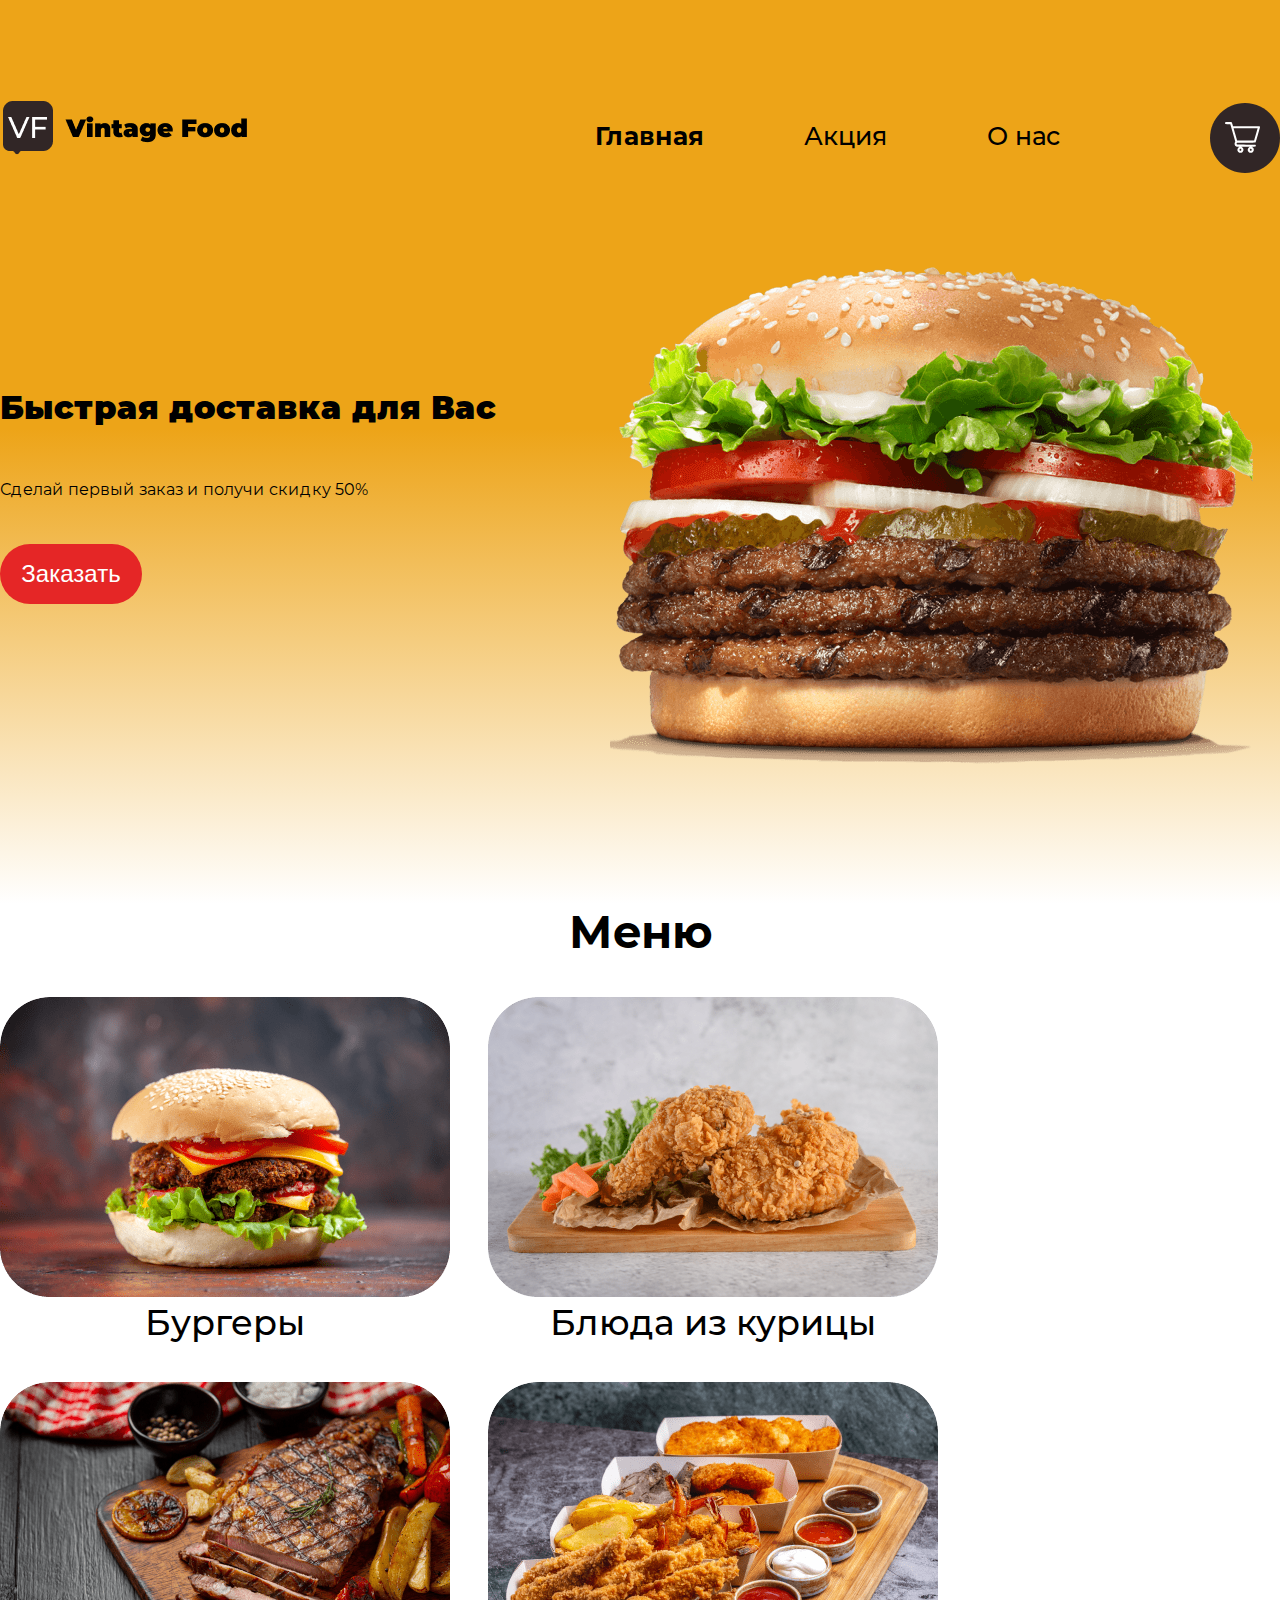
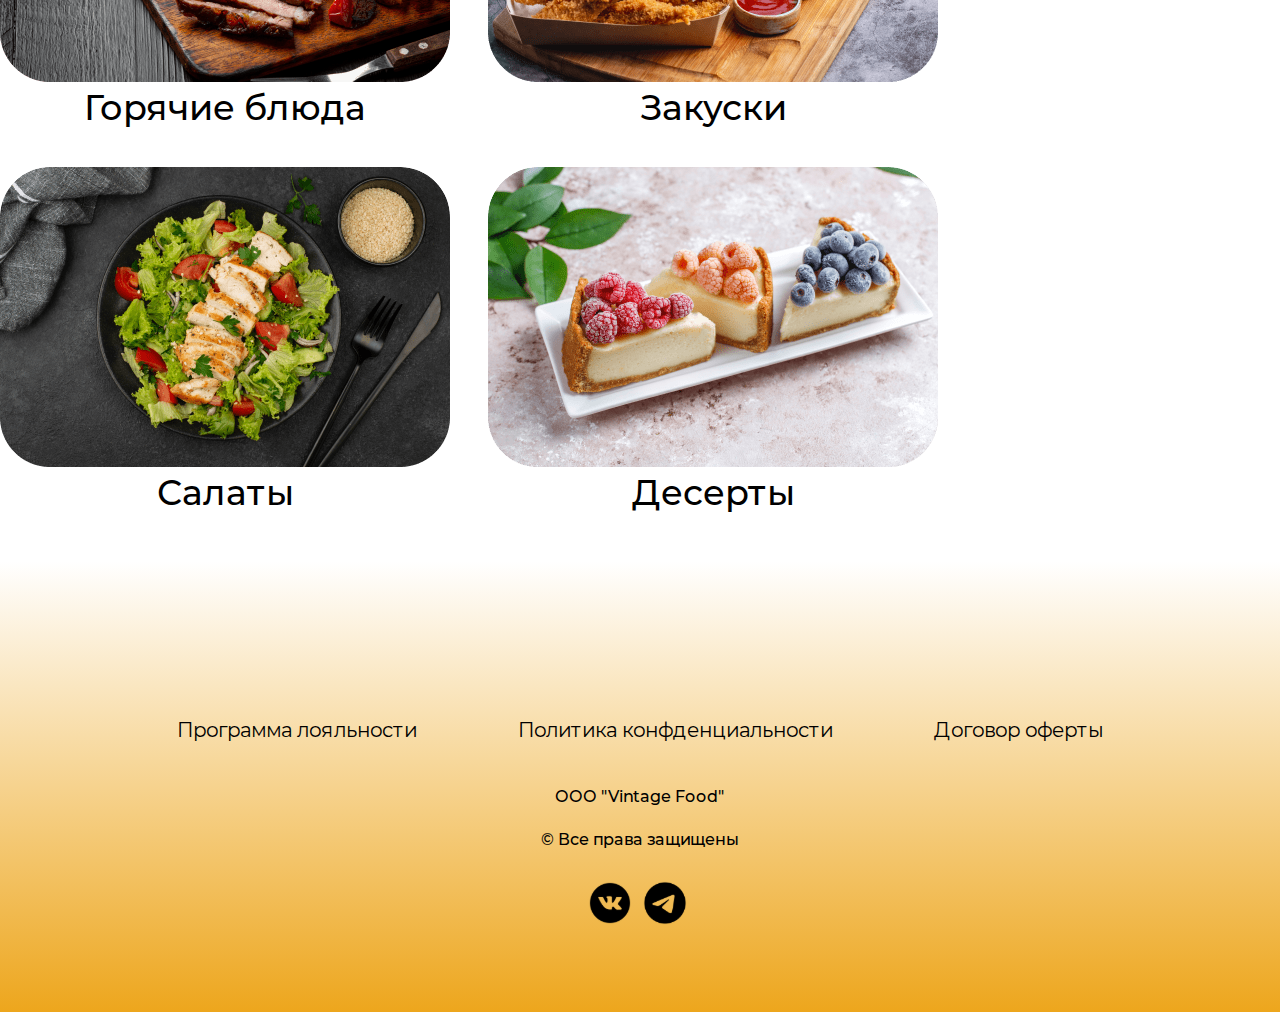
<file: index.html>
<!DOCTYPE html>
<html lang="ru">
<head>
  <meta name="author" content="Kiryl Kurtsou">
  <meta charset="UTF-8">
  <meta name="viewport" content="width=device-width, initial-scale=1.0">

  <title>Vintage Food</title>

  <link rel="stylesheet" href="./assets/fonts/stylesheet.css">
  <link rel="stylesheet" href="./styles/index.css">
</head>
<body>

  <header class="header">
    <div class="header__container">
      <nav class="nav">
        <a class="nav__logo" href="#">
          <img src="./assets/images/logo.png" alt="Vintage Food">
        </a>
        <a class="nav__link" href="#">Главная</a>
        <a class="nav__link" href="#">Акция</a>
        <a class="nav__link" href="#">О нас</a>
        <button class="nav__basket" type="button">
          <img src="./assets/icons/basket.svg" alt="Корзина заказа">
        </button>
      </nav>

      <div class="banner">
        <div class="banner__intro">
          <h1 class="banner__title">Быстрая доставка для Вас</h1>
          <p class="banner__description">Сделай первый заказ и получи скидку 50%</p>
          <button class="button" type="submit" tabindex="1">Заказать</button>
        </div>

        <div class="banner__image">
          <img src="./assets/images/burger_banner.png" alt="Большой сочный бургер">
        </div>
      </div>
    </div>
  </header>

  <main class="menu">
    <div class="menu__container">
      <h2 class="menu__title">Меню</h2>
      <div class="menu__products">
        <a class="product" href="#">
          <figure class="product__image">
            <img src="./assets/images/burgers.png" alt="Бургеры">
            <figcaption class="product__description">Бургеры</figcaption>
          </figure>
        </a>

        <a class="product" href="#">
          <figure class="product__image">
            <img src="./assets/images/chicken_dish.png" alt="Блюда из курицы">
            <figcaption class="product__description">Блюда из курицы</figcaption>
          </figure>
        </a>

        <a class="product" href="#">
          <figure class="product__image">
            <img src="./assets/images/hot_dishes.png" alt="Горячие блюда">
            <figcaption class="product__description">Горячие блюда</figcaption>
          </figure>
        </a>

        <a class="product" href="#">
          <figure class="product__image">
            <img src="./assets/images/snack.png" alt="Закуски">
            <figcaption class="product__description">Закуски</figcaption>
          </figure>
        </a>

        <a class="product" href="#">
          <figure class="product__image">
            <img src="./assets/images/salad.png" alt="Салаты">
            <figcaption class="product__description">Салаты</figcaption>
          </figure>
        </a>

        <a class="product" href="#">
          <figure class="product__image">
            <img src="./assets/images/dessert.png" alt="Десерты">
            <figcaption class="product__description">Десерты</figcaption>
          </figure>
        </a>

      </div>
    </div>
  </main>

  <footer class="footer">
    <ul class="footer__supports">
      <li class="support__item">
        <a class="support__link" href="#">Программа лояльности</a>
      </li>
      <li class="support__item">
        <a class="support__link" href="#">Политика конфденциальности</a>
      </li>
      <li class="support__item">
        <a class="support__link" href="#">Договор оферты</a>
      </li>
    </ul>

    <p class="footer__organisation">ООО &quot;Vintage Food&quot;</p>
    <p class="footer__copyright">&copy;&nbsp;Все&nbsp;права&nbsp;защищены</p>

    <div class="social">
      <a class="social__link" href="#">
        <img src="./assets/icons/vk.svg" alt="Иконка Вконтакте">
      </a>
      <a class="social__link" href="#">
        <img src="./assets/icons/telegram.svg" alt="Иконка Телеграм">
      </a>
    </div>
  </footer>
</body>
</html>
</file>
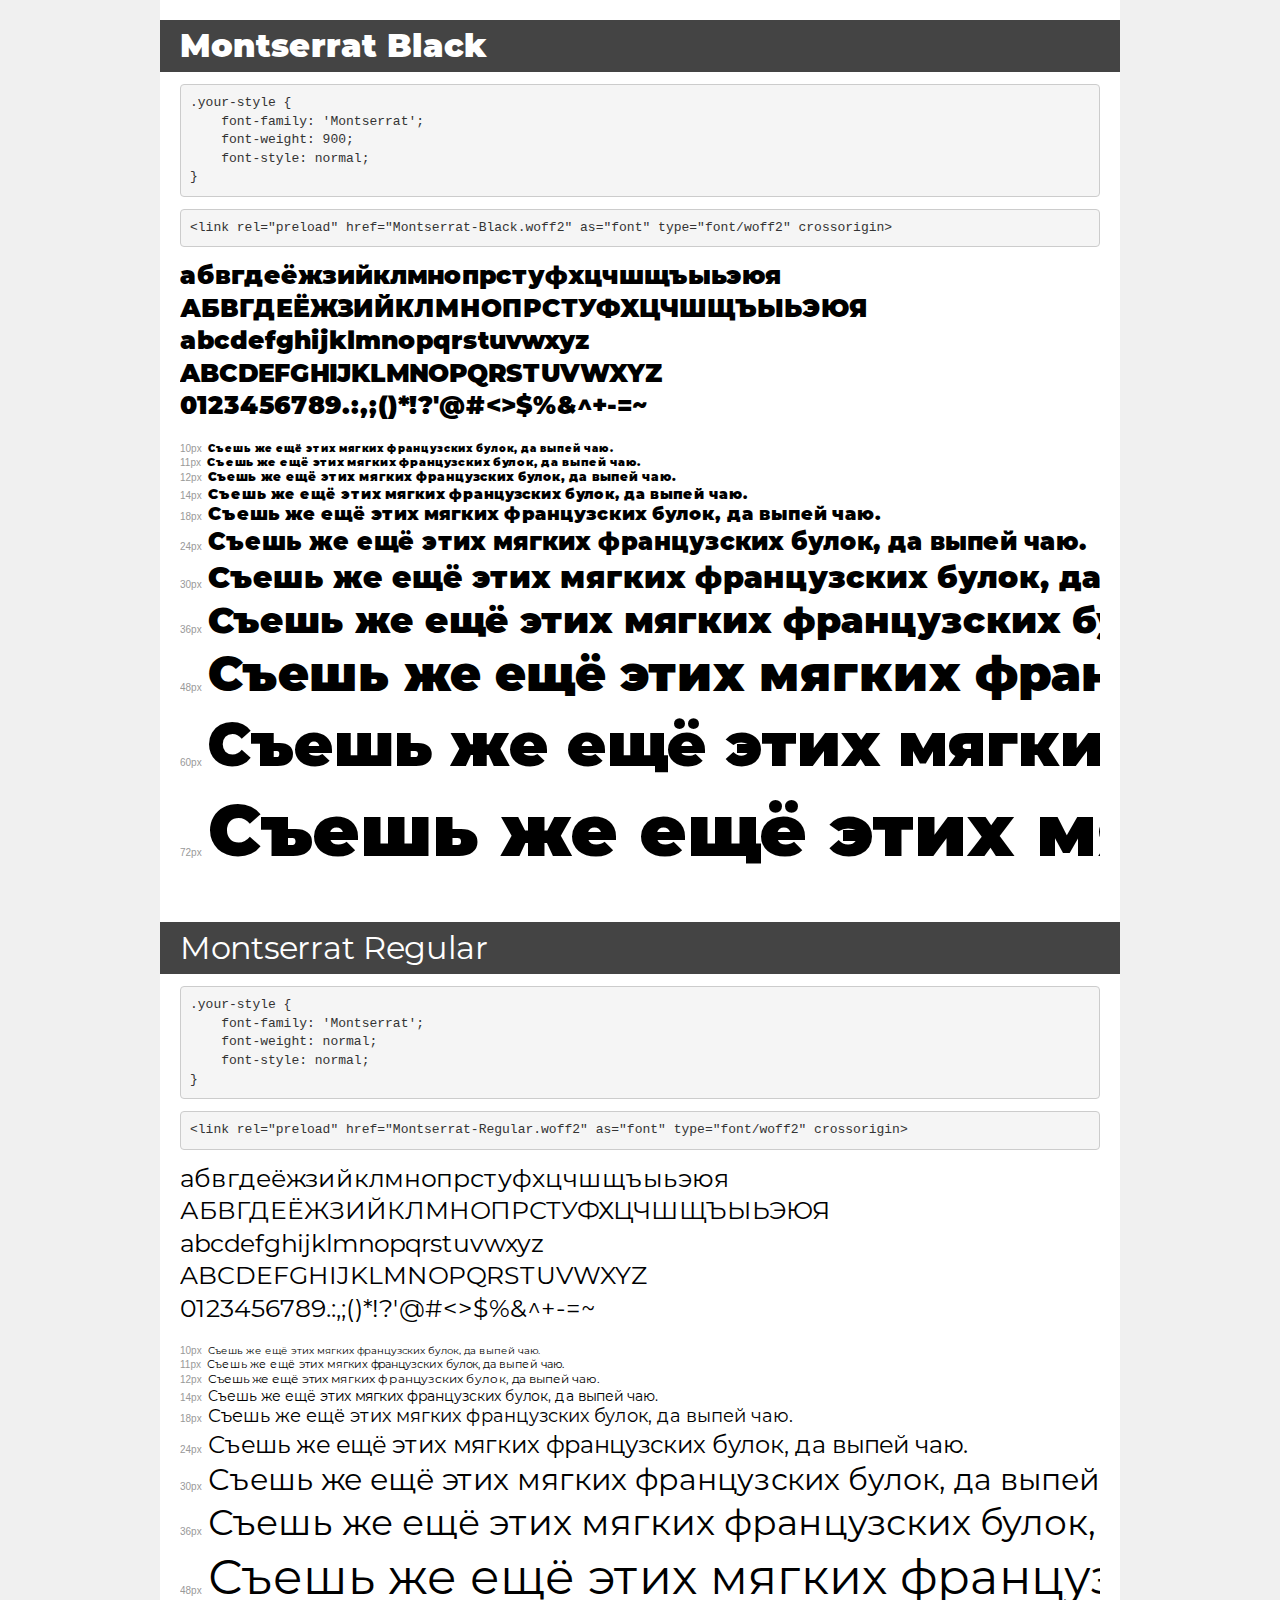
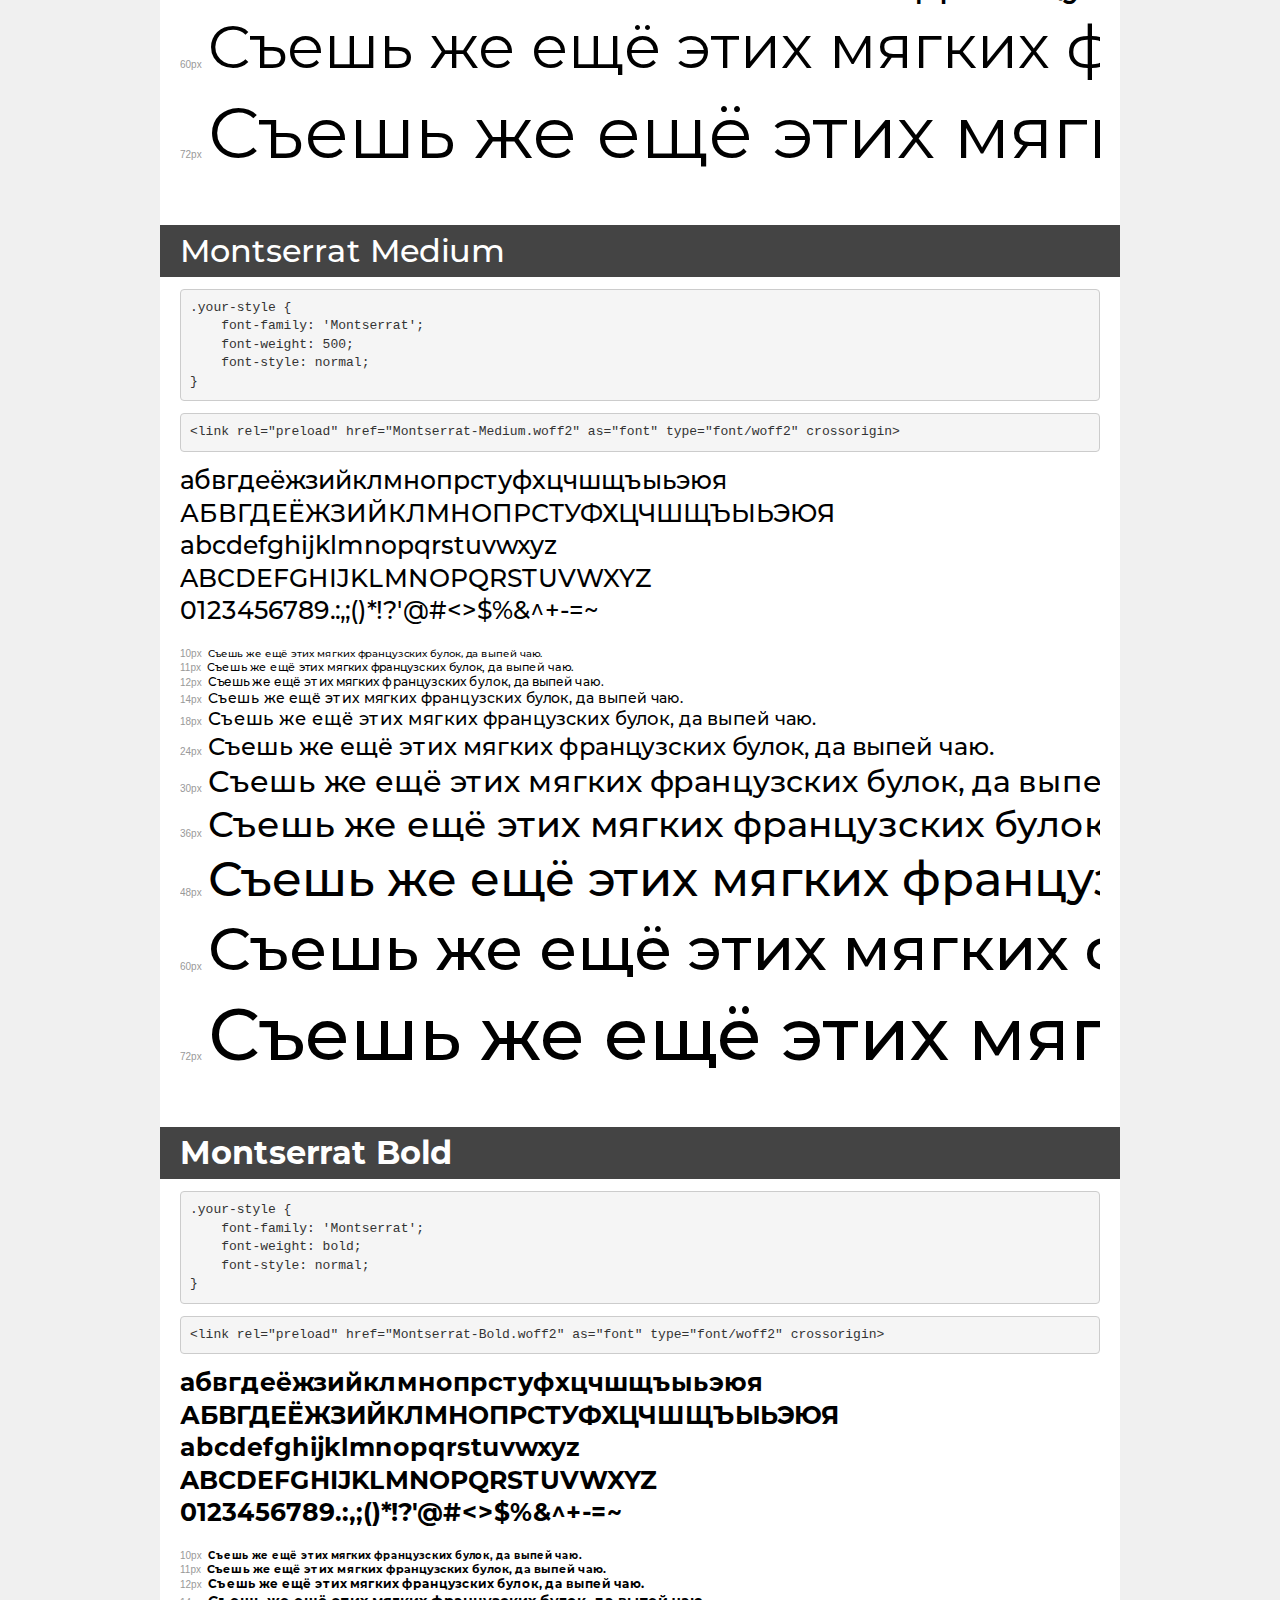
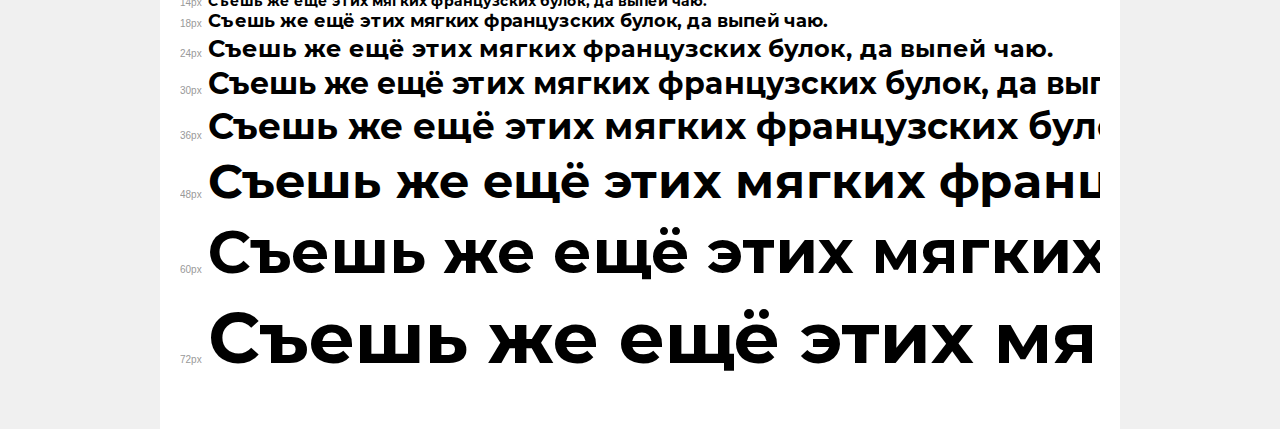
<file: assets/fonts/demo.html>
<!DOCTYPE html>
<html lang="en">
<head>
    <meta charset="utf-8">
    <meta http-equiv="X-UA-Compatible" content="IE=edge">
    <meta name="viewport" content="width=device-width, initial-scale=1">
    <meta name="robots" content="noindex, noarchive">
    <meta name="format-detection" content="telephone=no">
    <title>Transfonter demo</title>
    <link href="stylesheet.css" rel="stylesheet">
    <style>
        /*
        http://meyerweb.com/eric/tools/css/reset/
        v2.0 | 20110126
        License: none (public domain)
        */
        html, body, div, span, applet, object, iframe,
        h1, h2, h3, h4, h5, h6, p, blockquote, pre,
        a, abbr, acronym, address, big, cite, code,
        del, dfn, em, img, ins, kbd, q, s, samp,
        small, strike, strong, sub, sup, tt, var,
        b, u, i, center,
        dl, dt, dd, ol, ul, li,
        fieldset, form, label, legend,
        table, caption, tbody, tfoot, thead, tr, th, td,
        article, aside, canvas, details, embed,
        figure, figcaption, footer, header, hgroup,
        menu, nav, output, ruby, section, summary,
        time, mark, audio, video {
            margin: 0;
            padding: 0;
            border: 0;
            font-size: 100%;
            font: inherit;
            vertical-align: baseline;
        }
        /* HTML5 display-role reset for older browsers */
        article, aside, details, figcaption, figure,
        footer, header, hgroup, menu, nav, section {
            display: block;
        }
        body {
            line-height: 1;
        }
        ol, ul {
            list-style: none;
        }
        blockquote, q {
            quotes: none;
        }
        blockquote:before, blockquote:after,
        q:before, q:after {
            content: '';
            content: none;
        }
        table {
            border-collapse: collapse;
            border-spacing: 0;
        }
        /* demo styles */
        body {
            background: #f0f0f0;
            color: #000;
        }
        .page {
            background: #fff;
            width: 920px;
            margin: 0 auto;
            padding: 20px 20px 0 20px;
            overflow: hidden;
        }
        .font-container {
            overflow-x: auto;
            overflow-y: hidden;
            margin-bottom: 40px;
            line-height: 1.3;
            white-space: nowrap;
            padding-bottom: 5px;
        }
        h1 {
            position: relative;
            background: #444;
            font-size: 32px;
            color: #fff;
            padding: 10px 20px;
            margin: 0 -20px 12px -20px;
        }
        .letters {
            font-size: 25px;
            margin-bottom: 20px;
        }
        .s10:before {
            content: '10px';
        }
        .s11:before {
            content: '11px';
        }
        .s12:before {
            content: '12px';
        }
        .s14:before {
            content: '14px';
        }
        .s18:before {
            content: '18px';
        }
        .s24:before {
            content: '24px';
        }
        .s30:before {
            content: '30px';
        }
        .s36:before {
            content: '36px';
        }
        .s48:before {
            content: '48px';
        }
        .s60:before {
            content: '60px';
        }
        .s72:before {
            content: '72px';
        }
        .s10:before, .s11:before, .s12:before, .s14:before,
        .s18:before, .s24:before, .s30:before, .s36:before,
        .s48:before, .s60:before, .s72:before {
            font-family: Arial, sans-serif;
            font-size: 10px;
            font-weight: normal;
            font-style: normal;
            color: #999;
            padding-right: 6px;
        }
        pre {
            display: block;
            padding: 9px;
            margin: 0 0 12px;
            font-family: Monaco, Menlo, Consolas, "Courier New", monospace;
            font-size: 13px;
            line-height: 1.428571429;
            color: #333;
            font-weight: normal;
            font-style: normal;
            background-color: #f5f5f5;
            border: 1px solid #ccc;
            overflow-x: auto;
            border-radius: 4px;
        }
        /* responsive */
        @media (max-width: 959px) {
            .page {
                width: auto;
                margin: 0;
            }
        }
    </style>
</head>
<body>
<div class="page">
    <div class="demo">
        <h1 style="font-family: 'Montserrat'; font-weight: 900; font-style: normal;">Montserrat Black</h1>
        <pre title="Usage">.your-style {
    font-family: 'Montserrat';
    font-weight: 900;
    font-style: normal;
}</pre>
        <pre title="Preload (optional)">
&lt;link rel=&quot;preload&quot; href=&quot;Montserrat-Black.woff2&quot; as=&quot;font&quot; type=&quot;font/woff2&quot; crossorigin&gt;</pre>
        <div class="font-container" style="font-family: 'Montserrat'; font-weight: 900; font-style: normal;">
            <p class="letters">
                абвгдеёжзийклмнопрстуфхцчшщъыьэюя<br>
АБВГДЕЁЖЗИЙКЛМНОПРСТУФХЦЧШЩЪЫЬЭЮЯ<br>
abcdefghijklmnopqrstuvwxyz<br>
ABCDEFGHIJKLMNOPQRSTUVWXYZ<br>
                0123456789.:,;()*!?'@#&lt;&gt;$%&^+-=~
            </p>
            <p class="s10" style="font-size: 10px;">Съешь же ещё этих мягких французских булок, да выпей чаю.</p>
            <p class="s11" style="font-size: 11px;">Съешь же ещё этих мягких французских булок, да выпей чаю.</p>
            <p class="s12" style="font-size: 12px;">Съешь же ещё этих мягких французских булок, да выпей чаю.</p>
            <p class="s14" style="font-size: 14px;">Съешь же ещё этих мягких французских булок, да выпей чаю.</p>
            <p class="s18" style="font-size: 18px;">Съешь же ещё этих мягких французских булок, да выпей чаю.</p>
            <p class="s24" style="font-size: 24px;">Съешь же ещё этих мягких французских булок, да выпей чаю.</p>
            <p class="s30" style="font-size: 30px;">Съешь же ещё этих мягких французских булок, да выпей чаю.</p>
            <p class="s36" style="font-size: 36px;">Съешь же ещё этих мягких французских булок, да выпей чаю.</p>
            <p class="s48" style="font-size: 48px;">Съешь же ещё этих мягких французских булок, да выпей чаю.</p>
            <p class="s60" style="font-size: 60px;">Съешь же ещё этих мягких французских булок, да выпей чаю.</p>
            <p class="s72" style="font-size: 72px;">Съешь же ещё этих мягких французских булок, да выпей чаю.</p>
        </div>
    </div>

    <div class="demo">
        <h1 style="font-family: 'Montserrat'; font-weight: normal; font-style: normal;">Montserrat Regular</h1>
        <pre title="Usage">.your-style {
    font-family: 'Montserrat';
    font-weight: normal;
    font-style: normal;
}</pre>
        <pre title="Preload (optional)">
&lt;link rel=&quot;preload&quot; href=&quot;Montserrat-Regular.woff2&quot; as=&quot;font&quot; type=&quot;font/woff2&quot; crossorigin&gt;</pre>
        <div class="font-container" style="font-family: 'Montserrat'; font-weight: normal; font-style: normal;">
            <p class="letters">
                абвгдеёжзийклмнопрстуфхцчшщъыьэюя<br>
АБВГДЕЁЖЗИЙКЛМНОПРСТУФХЦЧШЩЪЫЬЭЮЯ<br>
abcdefghijklmnopqrstuvwxyz<br>
ABCDEFGHIJKLMNOPQRSTUVWXYZ<br>
                0123456789.:,;()*!?'@#&lt;&gt;$%&^+-=~
            </p>
            <p class="s10" style="font-size: 10px;">Съешь же ещё этих мягких французских булок, да выпей чаю.</p>
            <p class="s11" style="font-size: 11px;">Съешь же ещё этих мягких французских булок, да выпей чаю.</p>
            <p class="s12" style="font-size: 12px;">Съешь же ещё этих мягких французских булок, да выпей чаю.</p>
            <p class="s14" style="font-size: 14px;">Съешь же ещё этих мягких французских булок, да выпей чаю.</p>
            <p class="s18" style="font-size: 18px;">Съешь же ещё этих мягких французских булок, да выпей чаю.</p>
            <p class="s24" style="font-size: 24px;">Съешь же ещё этих мягких французских булок, да выпей чаю.</p>
            <p class="s30" style="font-size: 30px;">Съешь же ещё этих мягких французских булок, да выпей чаю.</p>
            <p class="s36" style="font-size: 36px;">Съешь же ещё этих мягких французских булок, да выпей чаю.</p>
            <p class="s48" style="font-size: 48px;">Съешь же ещё этих мягких французских булок, да выпей чаю.</p>
            <p class="s60" style="font-size: 60px;">Съешь же ещё этих мягких французских булок, да выпей чаю.</p>
            <p class="s72" style="font-size: 72px;">Съешь же ещё этих мягких французских булок, да выпей чаю.</p>
        </div>
    </div>

    <div class="demo">
        <h1 style="font-family: 'Montserrat'; font-weight: 500; font-style: normal;">Montserrat Medium</h1>
        <pre title="Usage">.your-style {
    font-family: 'Montserrat';
    font-weight: 500;
    font-style: normal;
}</pre>
        <pre title="Preload (optional)">
&lt;link rel=&quot;preload&quot; href=&quot;Montserrat-Medium.woff2&quot; as=&quot;font&quot; type=&quot;font/woff2&quot; crossorigin&gt;</pre>
        <div class="font-container" style="font-family: 'Montserrat'; font-weight: 500; font-style: normal;">
            <p class="letters">
                абвгдеёжзийклмнопрстуфхцчшщъыьэюя<br>
АБВГДЕЁЖЗИЙКЛМНОПРСТУФХЦЧШЩЪЫЬЭЮЯ<br>
abcdefghijklmnopqrstuvwxyz<br>
ABCDEFGHIJKLMNOPQRSTUVWXYZ<br>
                0123456789.:,;()*!?'@#&lt;&gt;$%&^+-=~
            </p>
            <p class="s10" style="font-size: 10px;">Съешь же ещё этих мягких французских булок, да выпей чаю.</p>
            <p class="s11" style="font-size: 11px;">Съешь же ещё этих мягких французских булок, да выпей чаю.</p>
            <p class="s12" style="font-size: 12px;">Съешь же ещё этих мягких французских булок, да выпей чаю.</p>
            <p class="s14" style="font-size: 14px;">Съешь же ещё этих мягких французских булок, да выпей чаю.</p>
            <p class="s18" style="font-size: 18px;">Съешь же ещё этих мягких французских булок, да выпей чаю.</p>
            <p class="s24" style="font-size: 24px;">Съешь же ещё этих мягких французских булок, да выпей чаю.</p>
            <p class="s30" style="font-size: 30px;">Съешь же ещё этих мягких французских булок, да выпей чаю.</p>
            <p class="s36" style="font-size: 36px;">Съешь же ещё этих мягких французских булок, да выпей чаю.</p>
            <p class="s48" style="font-size: 48px;">Съешь же ещё этих мягких французских булок, да выпей чаю.</p>
            <p class="s60" style="font-size: 60px;">Съешь же ещё этих мягких французских булок, да выпей чаю.</p>
            <p class="s72" style="font-size: 72px;">Съешь же ещё этих мягких французских булок, да выпей чаю.</p>
        </div>
    </div>

    <div class="demo">
        <h1 style="font-family: 'Montserrat'; font-weight: bold; font-style: normal;">Montserrat Bold</h1>
        <pre title="Usage">.your-style {
    font-family: 'Montserrat';
    font-weight: bold;
    font-style: normal;
}</pre>
        <pre title="Preload (optional)">
&lt;link rel=&quot;preload&quot; href=&quot;Montserrat-Bold.woff2&quot; as=&quot;font&quot; type=&quot;font/woff2&quot; crossorigin&gt;</pre>
        <div class="font-container" style="font-family: 'Montserrat'; font-weight: bold; font-style: normal;">
            <p class="letters">
                абвгдеёжзийклмнопрстуфхцчшщъыьэюя<br>
АБВГДЕЁЖЗИЙКЛМНОПРСТУФХЦЧШЩЪЫЬЭЮЯ<br>
abcdefghijklmnopqrstuvwxyz<br>
ABCDEFGHIJKLMNOPQRSTUVWXYZ<br>
                0123456789.:,;()*!?'@#&lt;&gt;$%&^+-=~
            </p>
            <p class="s10" style="font-size: 10px;">Съешь же ещё этих мягких французских булок, да выпей чаю.</p>
            <p class="s11" style="font-size: 11px;">Съешь же ещё этих мягких французских булок, да выпей чаю.</p>
            <p class="s12" style="font-size: 12px;">Съешь же ещё этих мягких французских булок, да выпей чаю.</p>
            <p class="s14" style="font-size: 14px;">Съешь же ещё этих мягких французских булок, да выпей чаю.</p>
            <p class="s18" style="font-size: 18px;">Съешь же ещё этих мягких французских булок, да выпей чаю.</p>
            <p class="s24" style="font-size: 24px;">Съешь же ещё этих мягких французских булок, да выпей чаю.</p>
            <p class="s30" style="font-size: 30px;">Съешь же ещё этих мягких французских булок, да выпей чаю.</p>
            <p class="s36" style="font-size: 36px;">Съешь же ещё этих мягких французских булок, да выпей чаю.</p>
            <p class="s48" style="font-size: 48px;">Съешь же ещё этих мягких французских булок, да выпей чаю.</p>
            <p class="s60" style="font-size: 60px;">Съешь же ещё этих мягких французских булок, да выпей чаю.</p>
            <p class="s72" style="font-size: 72px;">Съешь же ещё этих мягких французских булок, да выпей чаю.</p>
        </div>
    </div>

</div>
</body>
</html>
</file>
<file: assets/fonts/stylesheet.css>
@font-face {
    font-family: 'Montserrat';
    src: local('Montserrat Black'), local('Montserrat-Black'),
        url('Montserrat-Black.woff2') format('woff2'),
        url('Montserrat-Black.woff') format('woff');
    font-weight: 900;
    font-style: normal;
    font-display: swap;
}

@font-face {
  font-family: 'Montserrat';
  src: local('Montserrat Bold'), local('Montserrat-Bold'),
      url('Montserrat-Bold.woff2') format('woff2'),
      url('Montserrat-Bold.woff') format('woff');
  font-weight: 700;
  font-style: normal;
  font-display: swap;
}

@font-face {
  font-family: 'Montserrat';
  src: local('Montserrat Medium'), local('Montserrat-Medium'),
      url('Montserrat-Medium.woff2') format('woff2'),
      url('Montserrat-Medium.woff') format('woff');
  font-weight: 500;
  font-style: normal;
  font-display: swap;
}

@font-face {
    font-family: 'Montserrat';
    src: local('Montserrat Regular'), local('Montserrat-Regular'),
        url('Montserrat-Regular.woff2') format('woff2'),
        url('Montserrat-Regular.woff') format('woff');
    font-weight: 400;
    font-style: normal;
    font-display: swap;
}
</file>
<file: styles/index.css>
@import url('./core/common.css');
@import url('./core/header.css');
@import url('./core/main.css');
@import url('./core/footer.css');
</file>
